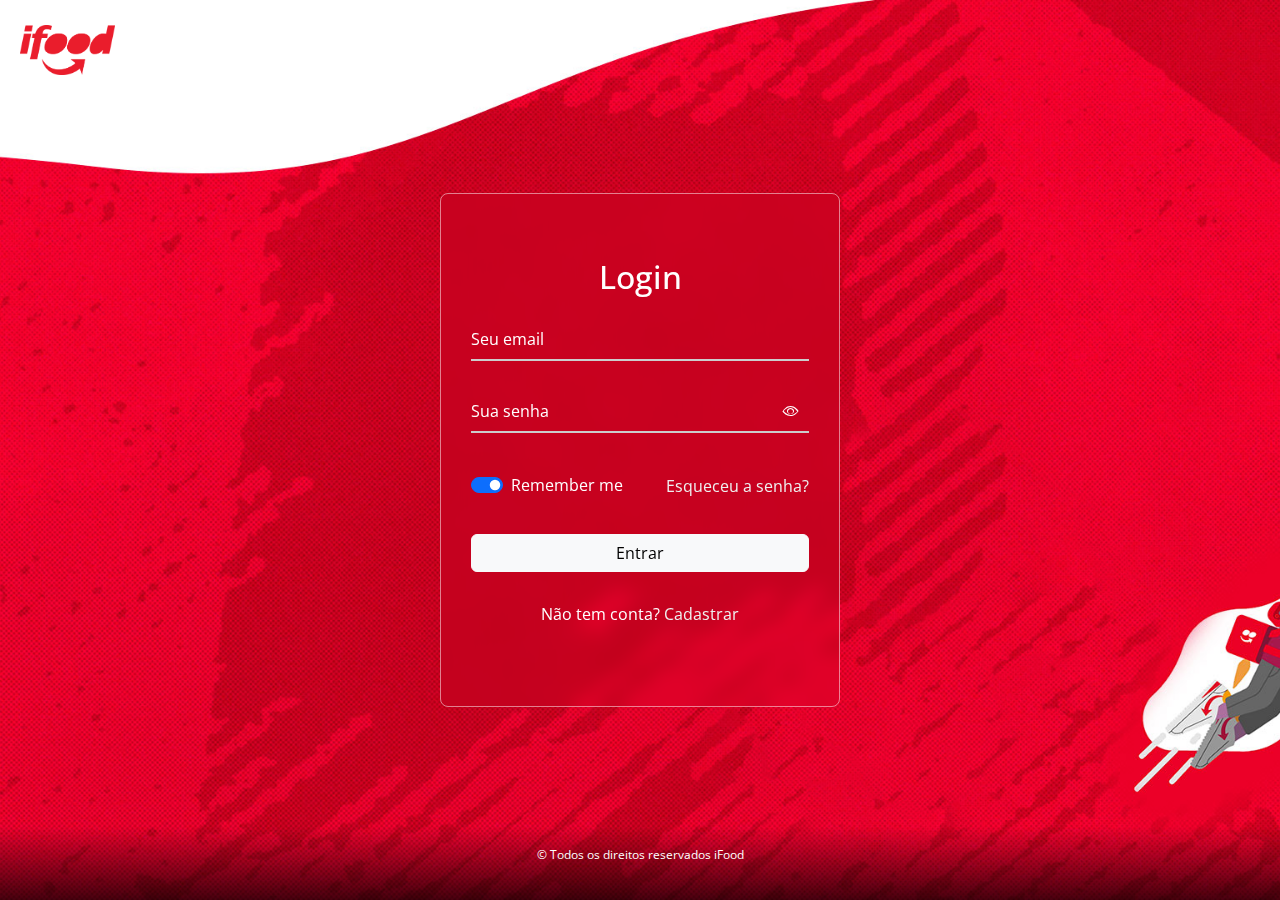
<file: index.html>
<!DOCTYPE html>
<html>
<head>
  <meta charset="UTF-8">
  <meta name="viewport" content="width=device-width, initial-scale=1.0">
  <title>iFood</title>
  <link rel="stylesheet" href="/css/login_style.css">
  <link rel="stylesheet" href="https://cdn.jsdelivr.net/npm/bootstrap-icons@1.10.5/font/bootstrap-icons.css">
  <link href="https://cdn.jsdelivr.net/npm/bootstrap@5.3.3/dist/css/bootstrap.min.css" rel="stylesheet" integrity="sha384-QWTKZyjpPEjISv5WaRU9OFeRpok6YctnYmDr5pNlyT2bRjXh0JMhjY6hW+ALEwIH" crossorigin="anonymous">
  <link rel="icon" href="/imagens/i.jpg" type="image/x-icon">
  <script src="/js/script.js" defer></script>
</head>
<body>
  <header>
    <img src="imagens/ifood-43.png" alt="iFood" class="logo">
  </header>
  <div class="container">
    <div class="wrapper">
      <form action="#">
        <h2>Login</h2>
        <div class="input-field">
          <input type="email" required>
          <label>Seu email</label>
        </div>
        <div class="input-field">
          <input type="password" id="password" required>
          <label for="password">Sua senha</label>
          <i class="bi bi-eye" id="togglePassword"></i>
        </div>
        <div class="forget">
          <div class="form-check form-switch">
            <input class="form-check-input" type="checkbox" role="switch" id="flexSwitchCheckChecked" checked>
            <label class="form-check-label" for="flexSwitchCheckChecked">Remember me</label>
          </div>
          <a href="#">Esqueceu a senha?</a>
        </div>
        <button onclick="window.location.href='dashboard.html'" type="submit" class="btn btn-light">Entrar</button>
        <div class="register">
          <p>Não tem conta? <a href="criacaoconta.html">Cadastrar</a></p>
        </div>
      </form>
    </div>
  </div>
  <footer>
    <p>© Todos os direitos reservados iFood</p>
  </footer>
</body>
</html>
</file>
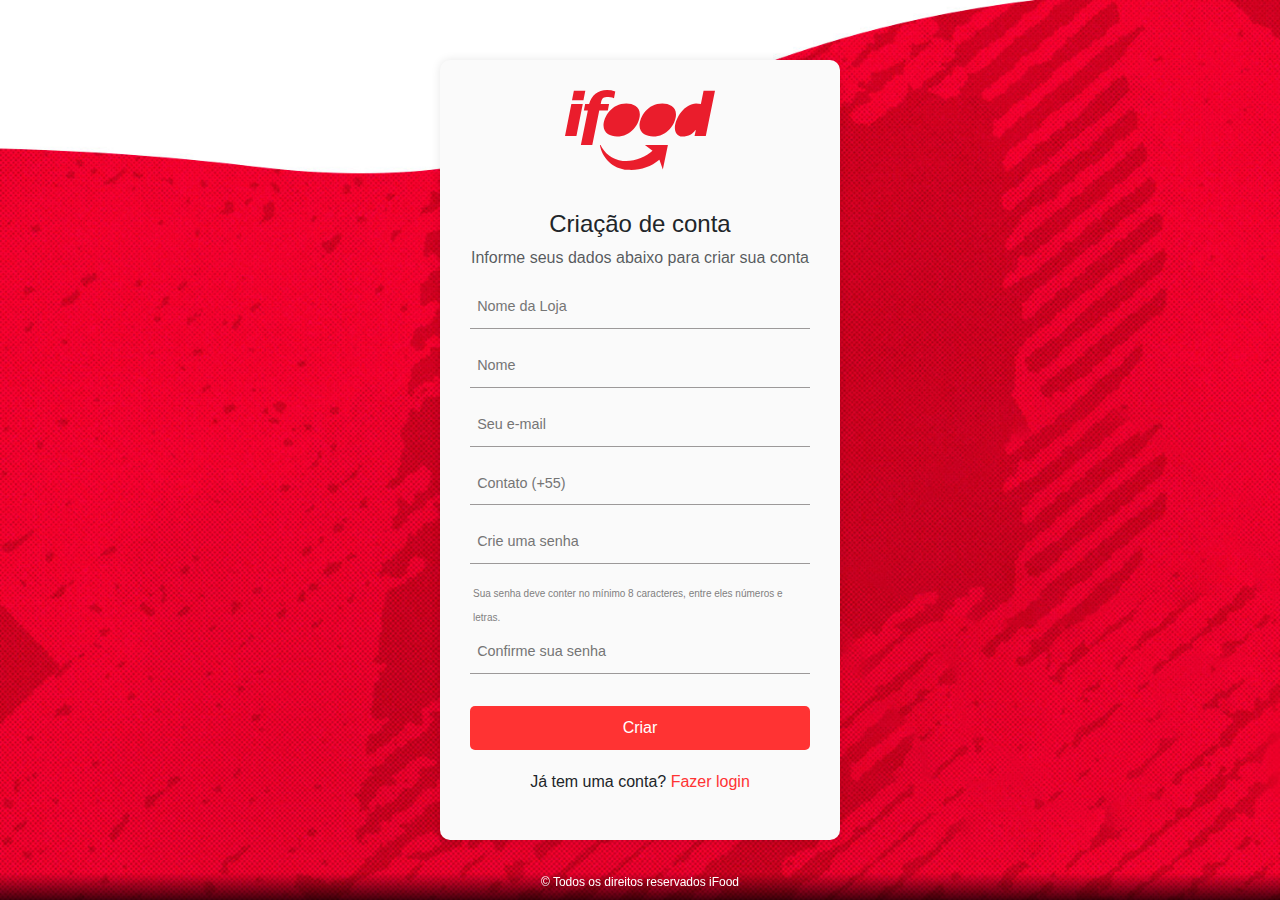
<file: criaccaoconta.html>
<!DOCTYPE html>
<html lang="pt-BR">
<head>
    <meta charset="UTF-8">
    <meta name="viewport" content="width=device-width, initial-scale=1.0">
    <title>Criação de Conta - iFood</title>
    <link href="https://cdn.jsdelivr.net/npm/bootstrap@5.3.1/dist/css/bootstrap.min.css" rel="stylesheet">
    <link rel="stylesheet" href="/css/style.css">
    <link rel="icon" href="imagens/icon.jpg" type="image/x-icon">
  
</head>
<body>
    <div class="container">
        <div class="ifood-logo">
            <img src="/imagens/ifood.svg" alt="logo ifood">
        </div>
        <h4 class="text-center">Criação de conta</h4>
        <p class="text-center text-muted">Informe seus dados abaixo para criar sua conta</p>
        <form>
          <div class="form">
            <input class="input" placeholder="Nome da Loja" required="" type="text">
            <span class="input-border"></span>
          </div>
          <div class="form">
            <input class="input" placeholder="Nome" required="" type="text">
            <span class="input-border"></span>
          </div>
          <div class="form">
            <input class="input" placeholder="Seu e-mail" required="" type="email">
            <span class="input-border"></span>
          </div>
          <div class="form">
            <input class="input" placeholder="Contato (+55)" required="" type="tel">
            <span class="input-border"></span>
          </div>
          <div class="form">
            <input class="input" placeholder="Crie uma senha" required="" type="password">
            <span class="input-border"></i></span>
          </div>
          <div class="descrição">
            <small>Sua senha deve conter no mínimo 8 caracteres, entre eles números e letras.</small>
          </div>
          <div class="form">
            <input class="input" placeholder="Confirme sua senha" required="" type="password">
            <span class="input-border"></span>
          </div>
          <button onclick="window.location.href='index.html'" type="submit" class="confirmar">Criar</button>
        </form>
        <div class="login-link">
            <p>Já tem uma conta? <a href="index.html">Fazer login</a></p>
        </div>
    </div>

    <script src="https://cdn.jsdelivr.net/npm/bootstrap@5.3.1/dist/js/bootstrap.bundle.min.js"></script>
    <script>
    </script>
<footer>
      <p>© Todos os direitos reservados iFood</p>
</footer>
</body>
</html>
</file>
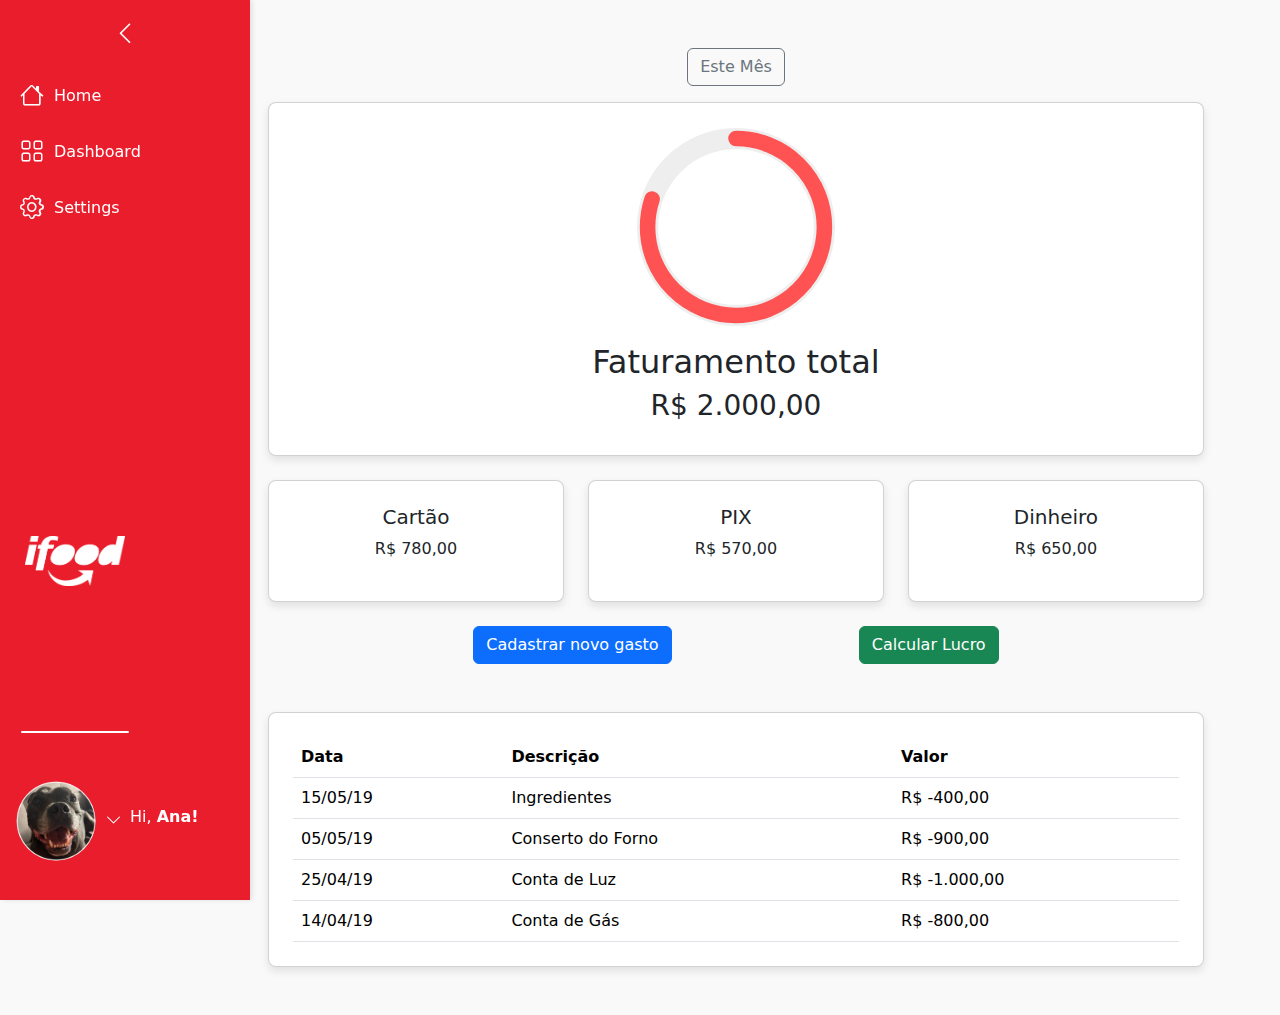
<file: faturamento.html>
<!DOCTYPE html>
<html lang="pt-br">
<head>
    <meta charset="UTF-8">
    <meta name="viewport" content="width=device-width, initial-scale=1.0">
    <title>Faturamento iFood</title>
    <link href="https://cdn.jsdelivr.net/npm/bootstrap@5.3.3/dist/css/bootstrap.min.css" rel="stylesheet">
    <link rel="stylesheet" href="https://cdn.jsdelivr.net/npm/bootstrap-icons@1.10.5/font/bootstrap-icons.css">
    <link rel="stylesheet" href="/css/faturamento_style.css">
    <link rel="icon" href="/imagens/i.jpg" type="image/x-icon">
</head>
<body>

    <div class="sidebar bg-light" id="sidebar">
        <div class="sidebar-content">
            <button class="btn btn-light" id="toggleSidebar">
                <i class="bi bi-chevron-left"></i>
            </button>
            <ul class="nav flex-column">
                <li class="nav-item">
                    <a class="nav-link active" href="#">
                        <i class="bi bi-house"></i>
                        <span class="sidebar-text" href="index.html">Home</span>
                    </a>
                </li>
                <li class="nav-item">
                    <a class="nav-link" href="dashboard.html">
                        <i class="bi bi-grid"></i>
                        <span class="sidebar-text">Dashboard</span>
                    </a>
                </li>
                <li class="nav-item">
                    <a class="nav-link" href="#">
                        <i class="bi bi-gear"></i>
                        <span class="sidebar-text">Settings</span>
                    </a>
                </li>
            </ul>
            <div class="sidebar-logo-container">
                <img src="/imagens/l.png" alt="iFood Logo" class="sidebar-logo" id="sidebarLogo">
                <img src="/imagens/l1.png" alt="iFood Logo Small" class="sidebar-logo-small" id="sidebarLogoSmall">
            </div>
            <div class="sidebar-footer text-center mt-auto p-3">
                <div class="user-info d-flex align-items-center justify-content-center">
                    <img src="/imagens/perfil.png" alt="User" class="rounded-circle user-image" id="userMenuToggle">
                    <div class="dropdown">
                        <a href="#" class="dropdown-toggle text-white" id="userDropdownToggle" data-bs-toggle="dropdown" aria-expanded="false">
                            <i class="bi bi-chevron-down"></i>
                        </a>
                        <ul class="dropdown-menu dropdown-menu-end" aria-labelledby="userDropdownToggle">
                            <li><a class="dropdown-item" href="#">Profile</a></li>
                            <li><a class="dropdown-item" href="#">Settings</a></li>
                            <li><a class="dropdown-item" href="index.html">Logout</a></li>
                        </ul>
                    </div>
                    <h3 class="user-greeting ms-2">Hi, <span class="fw-bold">Ana!</span></h3>
                </div>
            </div>    
        </div>
    </div>


    <div class="container my-5">
        <div class="mb-3">
            <button class="btn btn-outline-secondary">Este Mês</button>
        </div>

        <div class="card text-center p-4 mb-4">
            <div class="progress-circle mb-3">
                <svg width="200" height="200" viewBox="0 0 36 36" class="circular-chart red">
                    <path class="circle-bg"
                        d="M18 2.0845
                        a 15.9155 15.9155 0 0 1 0 31.831
                        a 15.9155 15.9155 0 0 1 0 -31.831"/>
                    <path class="circle"
                        stroke-dasharray="80, 100"
                        d="M18 2.0845
                        a 15.9155 15.9155 0 0 1 0 31.831
                        a 15.9155 15.9155 0 0 1 0 -31.831"/>
                </svg>
            </div>
            <h2>Faturamento total</h2>
            <h3>R$ 2.000,00</h3>
        </div>

        <div class="row text-center mb-4">
            <div class="col-md-4">
                <div class="card p-4">
                    <h5>Cartão</h5>
                    <p>R$ 780,00</p>
                </div>
            </div>
            <div class="col-md-4">
                <div class="card p-4">
                    <h5>PIX</h5>
                    <p>R$ 570,00</p>
                </div>
            </div>
            <div class="col-md-4">
                <div class="card p-4">
                    <h5>Dinheiro</h5>
                    <p>R$ 650,00</p>
                </div>
            </div>
        </div>

        <div class="mb-5">
            <button class="btn btn-primary">Cadastrar novo gasto</button>
            <button class="btn btn-success">Calcular Lucro</button>
        </div>

        <div class="card p-4">
            <table class="table mb-0">
                <thead>
                    <tr>
                        <th>Data</th>
                        <th>Descrição</th>
                        <th>Valor</th>
                    </tr>
                </thead>
                <tbody>
                    <tr>
                        <td>15/05/19</td>
                        <td>Ingredientes</td>
                        <td>R$ -400,00</td>
                    </tr>
                    <tr>
                        <td>05/05/19</td>
                        <td>Conserto do Forno</td>
                        <td>R$ -900,00</td>
                    </tr>
                    <tr>
                        <td>25/04/19</td>
                        <td>Conta de Luz</td>
                        <td>R$ -1.000,00</td>
                    </tr>
                    <tr>
                        <td>14/04/19</td>
                        <td>Conta de Gás</td>
                        <td>R$ -800,00</td>
                    </tr>
                </tbody>
            </table>
        </div>
    </div>

    <script src="https://cdn.jsdelivr.net/npm/bootstrap@5.3.0-alpha1/dist/js/bootstrap.bundle.min.js"></script>
    <script src="/js/v.js"></script>

</body>
</html>
</file>
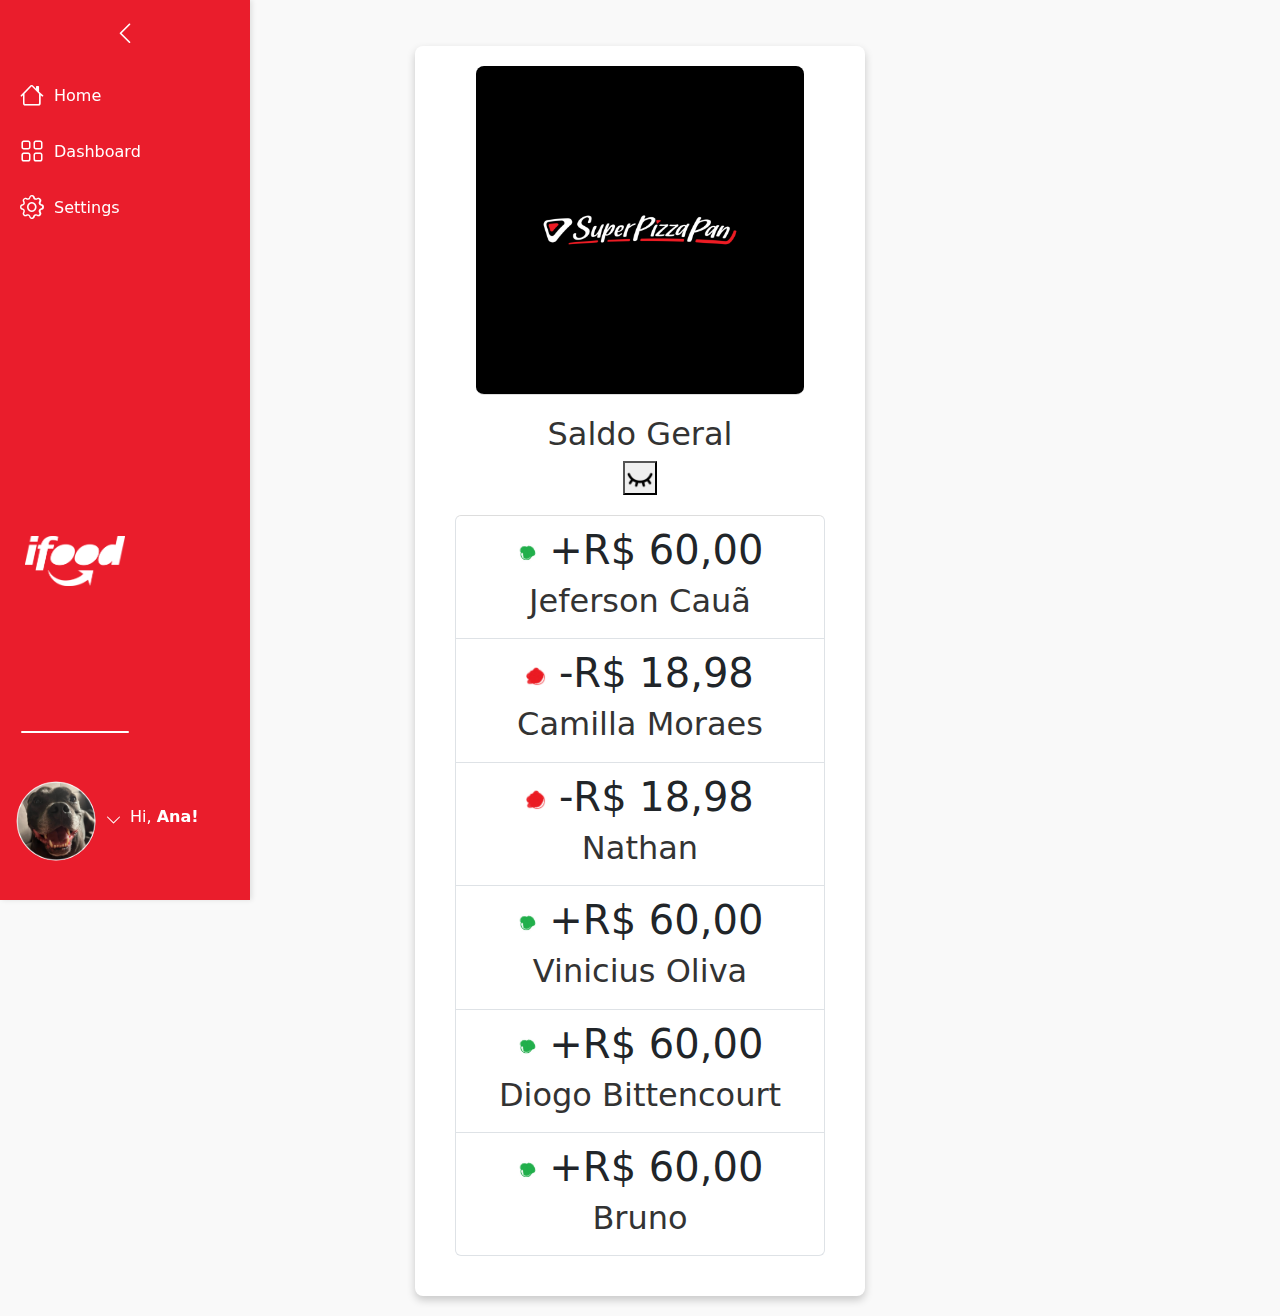
<file: saldo.html>
<!DOCTYPE html>
<html lang="en">
<head>
    <meta charset="UTF-8">
    <meta name="viewport" content="width=device-width, initial-scale=1.0">
    <title>Ifood</title>
    <link href="https://cdn.jsdelivr.net/npm/bootstrap@5.3.3/dist/css/bootstrap.min.css" rel="stylesheet">
    <link rel="stylesheet" href="https://cdn.jsdelivr.net/npm/bootstrap-icons@1.10.5/font/bootstrap-icons.css">
    <link rel="stylesheet" href="https://cdnjs.cloudflare.com/ajax/libs/font-awesome/6.0.0-beta3/css/all.min.css" integrity="sha512-Fo3rlrZj/k7ujTnHg4C+X/6CkzwZRjn2Lq0aFvEvvBu8z8RzrN/RD4rAOWFdd5nhl4XjG6Mzrhb9V7LQScMx2g==" crossorigin="anonymous" referrerpolicy="no-referrer" />
    <link rel="stylesheet" href="/css/saldo_style.css">
</head>
<body>

    <div class="sidebar bg-light" id="sidebar">
        <div class="sidebar-content">
            <button class="btn btn-light" id="toggleSidebar">
                <i class="bi bi-chevron-left"></i>
            </button>
            <ul class="nav flex-column">
                <li class="nav-item">
                    <a class="nav-link active" href="#">
                        <i class="bi bi-house"></i>
                        <span class="sidebar-text">Home</span>
                    </a>
                </li>
                <li class="nav-item">
                    <a class="nav-link" href="dashboard.html">
                        <i class="bi bi-grid"></i>
                        <span class="sidebar-text">Dashboard</span>
                    </a>
                </li>
                <li class="nav-item">
                    <a class="nav-link" href="#">
                        <i class="bi bi-gear"></i>
                        <span class="sidebar-text">Settings</span>
                    </a>
                </li>
            </ul>
            <div class="sidebar-logo-container">
                <img src="/imagens/l.png" alt="iFood Logo" class="sidebar-logo" id="sidebarLogo">
                <img src="/imagens/l1.png" alt="iFood Logo Small" class="sidebar-logo-small" id="sidebarLogoSmall">
            </div>
            <div class="sidebar-footer text-center mt-auto p-3">
                <div class="user-info d-flex align-items-center justify-content-center">
                    <img src="/imagens/perfil.png" alt="User" class="rounded-circle user-image" id="userMenuToggle">
                    <div class="dropdown">
                        <a href="#" class="dropdown-toggle text-white" id="userDropdownToggle" data-bs-toggle="dropdown" aria-expanded="false">
                            <i class="bi bi-chevron-down"></i>
                        </a>
                        <ul class="dropdown-menu dropdown-menu-end" aria-labelledby="userDropdownToggle">
                            <li><a class="dropdown-item" href="#">Profile</a></li>
                            <li><a class="dropdown-item" href="#">Settings</a></li>
                            <li><a class="dropdown-item" href="index.html">Logout</a></li>
                        </ul>
                    </div>
                    <h3 class="user-greeting ms-2">Hi, <span class="fw-bold">Ana!</span></h3>
                </div>
            </div>    
        </div>
    </div>

    <main>
        <div id="container">
            <div class="info-container">
                <div class="card-container">
                    <img src="/imagens/untitled-1-1024x1024.png" alt="Restaurant" class="card-img-top">
                    <div class="card-body">
                        <h2>Saldo Geral</h2>
                        <button id="show-saldo-btn"><img src="/imagens/olho-fechado.png" alt="" width="30"></button>
                        <div class="saldo-amount" id="saldo-amount" style="display:none;">
                            R$ 1.234,56
                        </div>
                        <ul class="list-group">
                            <li class="list-group-item"><h1><img src="/imagens/ok.jpg" alt="Icon" width="20px"> +R$ 60,00</h1><h2>Jeferson Cauã</h2></li>
                            <li class="list-group-item"><h1><img src="/imagens/perda.png" alt="Icon" width="20px"> -R$ 18,98</h1><h2>Camilla Moraes</h2></li>
                            <li class="list-group-item"><h1><img src="/imagens/perda.png" alt="Icon" width="20px"> -R$ 18,98</h1><h2>Nathan</h2></li>
                            <li class="list-group-item"><h1><img src="/imagens/ok.jpg" alt="Icon" width="20px"> +R$ 60,00</h1><h2>Vinicius Oliva</h2></li>
                            <li class="list-group-item"><h1><img src="/imagens/ok.jpg" alt="Icon" width="20px"> +R$ 60,00</h1><h2>Diogo Bittencourt</h2></li>
                            <li class="list-group-item"><h1><img src="/imagens/ok.jpg" alt="Icon" width="20px"> +R$ 60,00</h1><h2>Bruno</h2></li>
                        </ul>
                    </div>
                </div>
            </div>
        </div>  
        <script src="/js/mobile-navbar.js"></script>  
    </main>
</body>
</html>
</file>
<file: css/login_style.css>
@import url("https://fonts.googleapis.com/css2?family=Open+Sans:wght@200;300;400;500;600;700&display=swap");

* {
  margin: 0;
  padding: 0;
  box-sizing: border-box;
  font-family: "Open Sans", sans-serif;
}

header {
  position: absolute;
  top: 0;
  left: 0;
  width: 100%;
  height: 100px;
  display: flex;
  align-items: center;
  padding: 0 20px;
  z-index: 1; 
}

.logo {
  height: 50%;
}

body {
  display: flex;
  flex-direction: column;
  width: 100%;
  height: 100%;
}

body::before {
  content:"";
  position: absolute;
  width: 100%;
  height: 100%;
  background: url("/imagens/a2.jpg"), #000;
  background-position: center;
  background-size: cover;
}

.container {
  display: flex;
  flex-direction: column;
  align-items: center;
  justify-content: center;
  min-height: 100vh; /* Altura total da viewport */
}

.wrapper {
  display: flex;
  flex-direction: column;
  align-items: center;
  justify-content: center;
  width: 400px;
  border-radius: 8px;
  padding: 30px;
  text-align: center;
  border: 1px solid rgba(255, 255, 255, 0.5);
  backdrop-filter: blur(9px);
  -webkit-backdrop-filter: blur(9px);
}

form {
  display: flex;
  flex-direction: column;
  width: 100%;
  margin: 10%;
}

h2 {
  font-size: 2rem;
  margin-bottom: 20px;
  color: #ffffff !important;
}

.input-field {
  position: relative;
  border-bottom: 2px solid #ccc;
  margin: 15px 0;
}

.input-field label {
  position: absolute;
  top: 50%;
  left: 0;
  transform: translateY(-50%);
  color: #fff;
  font-size: 16px;
  pointer-events: none;
  transition: 0.15s ease;
}

.input-field input {
  width: 100%;
  height: 40px;
  background: transparent;
  border: none;
  outline: none;
  font-size: 16px;
  color: #fff;
}

.input-field i {
  position: absolute;
  right: 10px;
  top: 50%;
  transform: translateY(-50%);
  cursor: pointer;
  color: #ffffff;
}

.input-field input:focus~label,
.input-field input:valid~label {
  font-size: 0.8rem;
  top: 10px;
  transform: translateY(-120%);
}



.forget {
  display: flex;
  align-items: center;
  justify-content: space-between;
  margin: 25px 0 35px 0;
  color: #fff;
}

#remember {
  accent-color: #fff;
}

.forget label {
  display: flex;
  align-items: center;
}

.forget label p {
  margin-left: 8px;
}

.wrapper a {
  color: #efefef;
  text-decoration: none;
}

.wrapper a:hover {
  text-decoration: underline;
}

button {
  background: #fff;
  color: #000;
  font-weight: 600;
  border: none;
  padding: 12px 20px;
  cursor: pointer;
  border-radius: 3px;
  font-size: 16px;
  border: 2px solid transparent;
  transition: 0.3s ease;
}

button:hover {
  color: #fff;
  border-color: #fff;
  background: rgba(255, 255, 255, 0.15);
}

.register {
  text-align: center;
  margin-top: 30px;
  color: #fff;
}

footer {
  position: absolute;
  bottom: 0;
  width: 100%;
  text-align: center;
  padding: 20px;
  background: linear-gradient(to top, rgba(0, 0, 0, 0.7), rgba(0, 0, 0, 0)); 
  color: #fff;
  font-size: 12px;
}
</file>
<file: css/style.css>
body {
    background: url("/imagens/a2.jpg");
    background-size: cover;
    background-position: left;
    margin: 0;
    padding: 0;
    font-family: Arial, sans-serif;
    display: flex;
    justify-content: center;
    align-items: center;
    min-height: 100vh;
}

.container {
    max-width: 400px;
    background-color: #fafafa;
    padding: 30px;
    border-radius: 10px;
    box-shadow: 0 0 10px rgba(0, 0, 0, 0.1);
    margin: 20px auto;
}

.ifood-logo {
    text-align: center;
    margin-bottom: 40px;
}

.ifood-logo img {
    width: 150px;
    max-width: 100%;
}

.form {
    --width-of-input: 100%;
    --border-height: 1px;
    --border-before-color: rgba(8, 1, 1, 0.39);
    --border-after-color: #fa0101;
    --input-hovered-color: #4985e01f;
    position: relative;
    width: var(--width-of-input);
    margin-bottom: 16px;
    margin-left: 0;
}

.input {
    color: #000;
    font-size: 0.9rem;
    background-color: transparent;
    width: 100%;
    box-sizing: border-box;
    padding-inline: 0.5em;
    padding-block: 0.7em;
    border: none;
    border-bottom: var(--border-height) solid var(--border-before-color);
}

.input-border {
    position: absolute;
    background: var(--border-after-color);
    width: 0%;
    height: 2px;
    bottom: 0;
    left: 0;
    transition: 0.3s;
}

input:hover {
    background: var(--input-hovered-color);
}

input:focus {
    outline: none;
}

input:focus ~ .input-border {
    width: 100%;
}


.descrição {
    margin: 3px;
}

.descrição small {
    font-size: 10px;
    color: #817f7f;
}

.login-link {
    text-align: center;
    margin-top: 20px;
}

.login-link a {
    color: #ff3333;
    text-decoration: none;
}

.confirmar {
    background-color: #ff3333;
    color: white;
    width: 100%;
    padding: 10px;
    border-radius: 5px;
    border: none;
    font-size: 16px;
    margin-top: 16px;
    cursor: pointer;
}

.confirmar:hover {
    background-color: #fa0101;
}

footer {
    position: fixed;
    display: flex;
    bottom: 0;
    width: 100%;
    text-align: center;
    justify-content: center;
    top: 97%;
    background: linear-gradient(to top, rgba(0, 0, 0, 0.7), rgba(0, 0, 0, 0)); 
    color: #fff;
    font-size: 12px;
}

@media (max-width: 768px) {
    .container {
        padding: 20px;
        margin: 10px;
    }

    .form {
        margin-left: 0;
    }

    .input {
        font-size: 0.85rem;
    }

    .confirmar {
        padding: 8px;
        font-size: 14px;
    }

}

@media (max-width: 480px) {
    .container {
        padding: 15px;
    }

    .ifood-logo img {
        width: 120px;
    }

    .form {
        --width-of-input: 100%;
    }

    .input {
        font-size: 0.8rem;
    }

    .confirmar {
        padding: 8px;
        font-size: 14px;
    }
}
</file>
<file: css/faturamento_style.css>
* {
    margin: 0;
    padding: 0;
    box-sizing: border-box;
}

body {
    background-color: #f9f9f9;
    color: #333;
}

.mb-3 {
    position: relative;
    display: flex;
    flex-direction: column;
    align-items: center;
}

.mb-5 {
    position: relative;
    display: flex;
    flex-direction: row;
    gap: 20%;
    justify-content: center;
}


.my-5 {
    top: 0;
    padding-right: 15%;
    margin: 20%;
    position: relative;
    display: flex;
    flex-direction: column;
    justify-content: center;
}


.card {
    box-shadow: 0 4px 8px rgba(0, 0, 0, 0.1);
    border-radius: 8px;
}

.circular-chart {
    max-width: 100%;
    max-height: 100%;
}

.circle-bg {
    fill: none;
    stroke: #eee;
    stroke-width: 3.8;
}

.circle {
    fill: none;
    stroke-width: 2.8;
    stroke-linecap: round;
    animation: progress 1s ease-out forwards;
}

@keyframes progress {
    0% {
        stroke-dasharray: 0, 100;
    }
}

.red .circle {
    stroke: #ff5252;
}

.sidebar {
    position: fixed;
    top: 0;
    left: 0;
    height: 100%;
    width: 250px;
    background-color: #EA1D2C !important;
    box-shadow: 2px 0 5px rgba(0, 0, 0, 0.1);
    transition: width 0.3s ease;
    overflow: hidden;
    display: flex;
    flex-direction: column;
    z-index: 1000;
}

.dropdown-toggle::after {
    display: none; /* Remove a seta padrão do Bootstrap */
}


.sidebar-content {
    flex: 1;
    display: flex;
    flex-direction: column;
    height: 100%;
}

.sidebar-logo-container {
    display: flex;
    align-items: left;
    justify-content: left;
    top: auto;
    margin-top: 120%;
    margin-left: 10%;
}

.sidebar-logo {
    width: 100px;
    height: 50px;
}

.sidebar-logo-small {
    display: none;
    width: 60px; /* Ajuste o tamanho do logo menor */
    top: auto;
    margin-top: 250%;
}

.sidebar.minimized .sidebar-logo {
    display: none;
}

.sidebar.minimized .sidebar-logo-small {
    display: block;
}

.sidebar .nav-link {
    display: flex;
    align-items: center;
    padding: 10px 20px;
    color: #ffffff;
    transition: background-color 0.3s ease;
    white-space: nowrap; /* Impede que o texto quebre em múltiplas linhas */
    overflow: hidden; /* Esconde o texto que não cabe */
    text-overflow: ellipsis; /* Adiciona "..." no final do texto que não cabe */
}

.sidebar .nav-link:hover {
    background-color: #a4000b;
    width: 100;
}

.sidebar.minimized .nav-link {
    width: 80px; /* Largura minimizada */
    overflow: hidden;
}

.sidebar.minimized .nav-link:hover {
    width: 80px;
}

.sidebar .nav-link .sidebar-text {
    margin-left: 10px;
    transition: opacity 0.3s ease;
}

.sidebar .nav-link i {
    font-size: 1.5rem;
}

.sidebar .btn {
    margin: 10px;
    border: none;
    background: none;
    color: #333;
    font-size: 1.5rem;
}

/* Sidebar Minimizada */

.sidebar.minimized {
    width: 80px;
    display: flex; /* Corrigido */
}

.sidebar.minimized .sidebar-text {
    opacity: 0;
    visibility: hidden;
}


#toggleSidebar i {
    color: #fff; /* Define a cor do ícone para branco */
}

.sidebar-footer {
    position: fixed;
    display: flex;
    flex-direction: column;
    top: 85%;

}

.sidebar-footer img {
    cursor: pointer;
}

.user-info {
    display: flex; /* Corrigido */
    align-items: center;
    justify-content: center; /* Centraliza horizontalmente */
}

.user-info .user-image {
    width: 80px;
    height: 80px;
    cursor: pointer;
    margin-right: 10px; /* Espaçamento entre a imagem e o dropdown */
}


.dropdown-toggle::after {
    display: none; /* Remove a seta padrão do Bootstrap */
}

.user-info .dropdown-menu {
    position: absolute;
    flex: block;
    top: -500%; /* Posiciona o dropdown acima do ícone */
    right: -150px;
    display: none; /* Inicialmente escondido */
    background-color: #fff; /* Cor de fundo do menu dropdown */
    color: #000; /* Cor do texto */
    box-shadow: 0px 4px 6px rgba(0, 0, 0, 0.1);
}

.user-info:hover .dropdown-menu {
    display: block; /* Exibe o menu quando o mouse estiver sobre a área */
}

.user-info::before {
    content: "";
    position: absolute;
    top: -30%; /* Ajuste conforme necessário */
    left: 10%;
    width: 50%;
    height: 2px; /* Altura da linha branca */
    background-color: #fff; /* Cor da linha branca */
    border-radius: 1.5px; /* Opcional: para bordas arredondadas */
    z-index: 1; /* Garante que a linha fique acima da imagem */
}

.user-greeting {
    display: inline-block;
    flex-direction: column;
    font-size: 1rem; /* Ajuste o tamanho da fonte */
    color: #ffffff;
}

.sidebar.minimized .user-info {
    display: flex;
    flex-direction: column; /* Alinha a imagem e o texto em coluna */
    justify-content: center;
    align-items: center; /* Centraliza todos os elementos verticalmente */
}

.sidebar.minimized .user-greeting {
    display: flex;
    text-align: center; /* Centraliza o texto */
    font-size: 0.9rem; /* Ajuste opcional para o tamanho da fonte */
    margin-bottom: 5%; /* Espaço entre o texto e a seta */
    margin-right: 30%;
}

.sidebar.minimized .user-image {
    width: 50px; /* Ajusta o tamanho da imagem quando minimizada */
    height: 50px;
    margin-top: -20px; /* Espaço entre a imagem e o texto */
}

.sidebar.minimized .dropdown-toggle {
    display: flex;
    text-align: center; /* Centraliza o texto */
    margin-bottom: 10%; /* Espaço entre o texto e a seta */
    margin-bottom: 5%; /* Espaço entre o texto e a seta */
    margin-right: 30%;
}

footer {
    display: flex; 
    bottom: 0;
    width: 100%;
    text-align: center;
    justify-content: center;
    padding: 5px;
    padding-top: 90px;
    color: #000000;
    font-size: 12px;
}

@media (max-width: 1255px) {

    .my-5 {
        padding-right: 0%;
        margin: 5%;
        padding-top: 13%;
    }

    .card {
        display: flex;
        flex-direction: column;
        align-items: center;
        width: 100%; /* Em telas menores, os cards ocuparão a largura total */
        width: calc(90% - 10px);
        gap:30%;
        margin-bottom: 2%;
    }

    body {
        margin-top: 5vh; /* Ajusta o padding para tamanhos menores */
    }


    .sidebar {
        position: fixed;
        width: 100%; /* Ocupa toda a largura da tela */
        height: 9%; /* Ajuste conforme necessário para a altura da barra no modo móvel */
        display: flex;
        flex-direction: row;
        justify-content: space-around;
        transition: none;
        margin-bottom: 5%;
        z-index: 1000;
    }

    .sidebar-content {
        flex-direction: row;
        height: 30%;
        width: 0%;
    }

    .sidebar .nav-link:hover {
        background-color: #a4000b;
        width: 100%;
        margin-top: 0;
    }

    .sidebar-footer {
        display: none;
    }

    .sidebar.minimized {
        width: 100%; /* Garante que a sidebar fique expandida no mobile */
    }

    .sidebar.minimized .sidebar-logo-small {
        display: none; /* Remove o logo pequeno no mobile */
    }

    .sidebar.minimized .sidebar-logo {
        display: block; /* Exibe o logo completo */
    }

    .sidebar.minimized .sidebar-text {
        opacity: 1;
        visibility: visible;
    }

    .sidebar.minimized .nav-link {
        justify-content: center; /* Centraliza os ícones no mobile */
    }

    .sidebar.minimized .user-greeting {
        position: fixed;
        display: flex;
        flex-direction: column;
        margin-right: -15%;
        top: 2%;
    }


    .sidebar-footer {
        position: relative;
        display: flex;
        flex-direction: row;
        width: 100%;
        justify-content: right;
        padding: 10%;
        margin-left: 9%;
        margin-right: 10%;
    }

    .nav-link {
        justify-content: center;
        padding: 8px;
        flex-direction: column;
        margin-right: 0.5vh;
        margin-left: 2vh;
        margin-top: 1vh;
    }

    .sidebar-text {
        display: none;
    }

    .user-image {
        display: none;
    }

    .user-info {
        display: flex;
        flex-direction: row;
        height: auto;
        width: 100%;
    }

    .sidebar .btn {
        display: none;
    }

    .user-info::before {
        display: none;;
    }

    /*caixa de menu*/

    .user-info .dropdown-menu {
        position: fixed; /* Posiciona o menu em relação à viewport, não à sidebar */
        top: 8%; /* Aproximadamente equivalente a 60px em relação à altura total da viewport */
        right: 25%; /* Aproximadamente equivalente a 10px em relação à largura total da viewport */
        width: 2.5%; /* Aproximadamente equivalente a 40px em relação à largura total da viewport */
        z-index: 9999; 
        display: none;
        flex-direction: column;
        background-color: #fff; /* Cor de fundo do dropdown */
        color: #000; /* Cor do texto */
        box-shadow: 0px 0.25% 0.38% rgba(0, 0, 0, 0.1); /* Aproximadamente 4px por 6px convertidos em % */
    }
}
</file>
<file: css/saldo_style.css>
/* Estilo Geral */
* {
  margin: 0;
  padding: 0;
}

body {
  font-family: 'Open Sans', sans-serif;
  background-color: #f9f9f9;
  color: #333;
}

.sidebar {
  position: fixed;
  top: 0;
  left: 0;
  height: 100%;
  width: 250px;
  background-color: #EA1D2C !important;
  box-shadow: 2px 0 5px rgba(0, 0, 0, 0.1);
  transition: width 0.3s ease;
  overflow: hidden;
  display: flex;
  flex-direction: column;
}

.sidebar-content {
  flex: 1;
  display: flex;
  flex-direction: column;
  height: 100%;
}

.sidebar-logo-container {
  display: flex;
  align-items: left;
  justify-content: left;
  margin-top: 120%;
  margin-left: 10%;
}

.sidebar-logo {
  width: 100px;
  height: 50px;
}

.sidebar-logo-small {
  display: none;
  width: 60px;
  margin-top: 250%;
}

.sidebar.minimized .sidebar-logo {
  display: none;
}

.sidebar.minimized .sidebar-logo-small {
  display: block;
}

.sidebar .nav-link {
  display: flex;
  align-items: center;
  padding: 10px 20px;
  color: #ffffff;
  transition: background-color 0.3s ease;
  white-space: nowrap;
  overflow: hidden;
  text-overflow: ellipsis;
}

.sidebar .nav-link:hover {
  background-color: #a4000b;
}

.sidebar.minimized .nav-link {
  width: 80px;
  overflow: hidden;
}

.sidebar.minimized .nav-link:hover {
  width: 80px;
}

.sidebar .nav-link .sidebar-text {
  margin-left: 10px;
  transition: opacity 0.3s ease;
}

.sidebar .nav-link i {
  font-size: 1.5rem;
}

.sidebar .btn {
  margin: 10px;
  border: none;
  background: none;
  color: #333;
  font-size: 1.5rem;
}

.sidebar.minimized {
  width: 80px;
}

.sidebar.minimized .sidebar-text {
  opacity: 0;
  visibility: hidden;
}

#toggleSidebar i {
  color: #fff;
}

.sidebar-footer {
  position: fixed;
  display: flex;
  flex-direction: column;
  top: 85%;
}

.sidebar-footer img {
  cursor: pointer;
}

.user-info {
  display: flex;
  align-items: center;
  justify-content: center;
}

.user-info .user-image {
  width: 80px;
  height: 80px;
  cursor: pointer;
  margin-right: 10px;
}

.dropdown-toggle::after {
  display: none;
}

.user-info .dropdown-menu {
  position: absolute;
  top: -500%;
  right: -150px;
  display: none;
  background-color: #fff;
  color: #000;
  box-shadow: 0px 4px 6px rgba(0, 0, 0, 0.1);
}

.user-info:hover .dropdown-menu {
  display: block;
}

.user-info::before {
  content: "";
  position: absolute;
  top: -30%;
  left: 10%;
  width: 50%;
  height: 2px;
  background-color: #fff;
  border-radius: 1.5px;
  z-index: 1;
}

.user-greeting {
  display: inline-block;
  flex-direction: column;
  font-size: 1rem;
  color: #ffffff;
}

.sidebar.minimized .user-info {
  display: flex;
  flex-direction: column;
  justify-content: center;
  align-items: center;
}

.sidebar.minimized .user-greeting {
  display: flex;
  text-align: center;
  font-size: 0.9rem;
  margin-bottom: 5%;
  margin-right: 30%;
}

.sidebar.minimized .user-image {
  width: 50px;
  height: 50px;
  margin-top: -20px;
}

.sidebar.minimized .dropdown-toggle {
  display: flex;
  text-align: center;
  margin-bottom: 5%;
  margin-right: 30%;
}

footer {
  display: flex;
  bottom: 0;
  width: 100%;
  text-align: center;
  justify-content: center;
  padding: 5px;
  padding-top: 90px;
  color: #000000;
  font-size: 12px;
}

a {
  color: #000000;
  text-decoration: none;
  transition: 0.3s;
}

a:hover {
  color: #f80404;
}

.logo {
  font-size: 24px;
  text-transform: uppercase;
  letter-spacing: 4px;
}

body {
  font-family: system-ui, -apple-system, Helvetica, Arial, sans-serif;
}

nav {
  display: flex;
  justify-content: space-around;
  align-items: center;
  background: #e0e0e4;
  height: 8vh;
  position: fixed;
  width: 100%;
}

#container {
  display: flex;
  justify-content: center;
  align-items: center;
  margin-top: 2%;
  width: 100%;
}

.info-container {
  display: flex;
  align-items: center;
  justify-content: center;
  height: 100%;
}

.card-container {
    background-color: #ffffff;
    border-radius: 8px;
    padding: 4%; /* Reduzido o padding para diminuir a altura */
    text-align: center;
    max-width: 500px;
    width: 90%;
    height: auto; /* Ajusta a altura automaticamente com base no conteúdo */
    box-shadow: 0px 4px 8px rgba(0, 0, 0, 0.2);
    margin: 20px auto; /* Centraliza o card e define margens laterais automáticas */
}

.card-container img.card-img-top {
  width: 80%;
  height: auto;
  border-bottom: 1px solid #ddd;
  border-radius: 8px;
}

.card-body {
  padding: 20px;
}

.card-body h2 {
  color: #333333;
}

.saldo-amount {
  font-size: 1.5em;
  font-weight: bold;
  color: #4CAF50;
  margin-top: 10px;
}

.card-body ul {
  padding-top: 20px;
}

.card-body li {
  padding: 10px 0;
  border-top: 1px solid #ddd;
}

.mobile-menu {
  display: none;
  cursor: pointer;
}

.mobile-menu div {
  width: 32px;
  height: 2px;
  background: #a30909;
  margin: 8px;
  transition: 0.3s;
}

@media (max-width: 1255px) {

  #container {
    display: flex;
    justify-content: center;
    align-items: center;
    margin-top: 23%;
    width: 100%;
  }

  .cards {
      flex-direction: column;
  }

  .cards-container {
      margin-top: 20%;
      gap: 30%;
      margin-bottom: 4%;
  }

  .card {
      display: flex;
      flex-direction: column;
      width: 100%;
      width: calc(90% - 10px);
      gap: 30%;
      margin-bottom: 2%;
  }

  .sidebar {
      position: fixed;
      width: 100%;
      height: 9%;
      display: flex;
      flex-direction: row;
      justify-content: space-around;
      transition: none;
      margin-bottom: 5%;
      z-index: 1000;
  }

  .sidebar-content {
      flex-direction: row;
      height: 30%;
      width: 0%;
  }

  .sidebar .nav-link:hover {
      background-color: #a4000b;
      width: 100%;
      margin-top: 0;
  }

  .sidebar-footer {
      display: none;
  }

  .sidebar.minimized {
      width: 100%;
  }

  .sidebar.minimized .sidebar-logo-small {
      display: none;
  }

  .sidebar.minimized .sidebar-logo {
      display: block;
  }

  .sidebar.minimized .sidebar-text {
      opacity: 1;
      visibility: visible;
  }

  .sidebar.minimized .nav-link {
      justify-content: center;
  }

  .sidebar.minimized .user-greeting {
      position: fixed;
      display: flex;
      flex-direction: column;
      margin-right: -10%;
      top: 2%;
  }

  .sidebar-footer {
      position: relative;
      display: flex;
      flex-direction: row;
      width: 100%;
      justify-content: right;
      padding: 10%;
      margin-left: 9%;
      margin-right: 10%;
  }

  .nav-link {
      justify-content: center;
      padding: 8px;
      flex-direction: column;
      margin-right: 0.5vh;
      margin-left: 2vh;
      margin-top: 1vh;
  }

  .sidebar-text {
      display: none;
  }

  .user-image {
      display: none;
  }

  .user-info {
      display: flex;
      flex-direction: row;
      height: auto;
      width: 100%;
  }

  .sidebar .btn {
      display: none;
  }

  .user-info::before {
      display: none;
  }

  .user-info .dropdown-menu {
      position: fixed;
      top: 8%;
      right: 20%;
      width: 2.5%;
      z-index: 9999;
      display: none;
      flex-direction: column;
      background-color: #fff;
      color: #000;
      box-shadow: 0px 0.25% 0.38% rgba(0, 0, 0, 0.1);
  }
}
</file>
